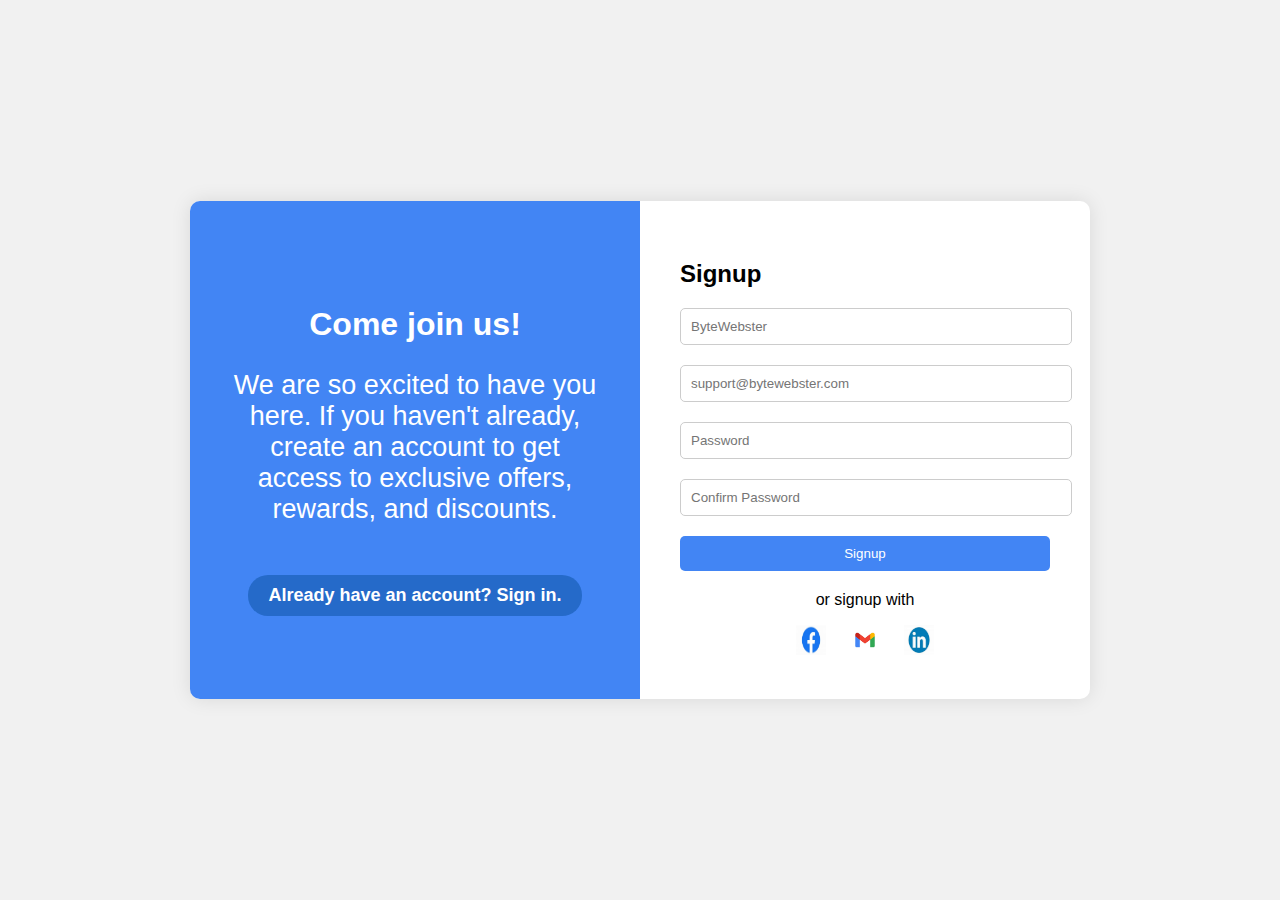
<file: index.html>
<!-- 
 <!DOCTYPE html>
<html>
<head>
  <title>Signup</title>
  <link rel="stylesheet" href="style.css">
</head>
<body>
  <div class="container">
    <div class="left-section">
      <div class="content-center">
        <h1>Come join us!</h1>
        <p>We are so excited to have you here. If you haven't already, create an account to get access to exclusive offers, rewards, and discounts.</p>
        <div class="signin-bubble">
          <a href="#" class="signin-link">Already have an account? Sign in.</a>
        </div>
      </div>
    </div>
    <div class="right-section">
      <h2>Signup</h2>
      <form>
        <input type="text" placeholder="ByteWebster" id="name">
        <input type="email" placeholder="support@bytewebster.com" id="email">
        <input type="password" placeholder="Password" id="password">
        <input type="password" placeholder="Confirm Password" id="confirm-password">
        <button type="button" class="signup-btn" onclick="signup()">Signup</button>
      </form>
      <div class="social-login">
        <p>or signup with</p>
        <div class="social-icons">
          <a href="#"><img src="flogo.jpeg" alt="Facebook"></a>
          <a href="#"><img src="maillogo.jpeg.crdownload" alt="Google"></a>
          <a href="#"><img src="linkdinlogo.jpeg" alt="LinkedIn"></a>
        </div>
      </div>
    </div>
  </div>
  <script src="script.js"></script>
</body>
</html> -->

<!DOCTYPE html>
<html>
<head>
  <title>Signup</title>
  <link rel="stylesheet" href="style.css">
</head>
<body>
  <div class="container">
    <div class="left-section">
      <div class="content-center">
        <h1>Come join us!</h1>
        <p>We are so excited to have you here. If you haven't already, create an account to get access to exclusive offers, rewards, and discounts.</p>
        <div class="signin-bubble">
          <a href="#" class="signin-link">Already have an account? Sign in.</a>
        </div>
      </div>
    </div>
    <div class="right-section">
      <h2>Signup</h2>
      <form>
        <input type="text" placeholder="ByteWebster" id="name">
        <input type="email" placeholder="support@bytewebster.com" id="email">
        <input type="password" placeholder="Password" id="password">
        <input type="password" placeholder="Confirm Password" id="confirm-password">
        <button type="button" class="signup-btn" onclick="signup()">Signup</button>
      </form>
      <div class="social-login">
        <p>or signup with</p>
        <div class="social-icons">
          <a href="#"><img src="flogo.jpeg" alt="Facebook"></a>
          <a href="#"><img src="maillogo.jpeg.crdownload" alt="Google"></a>
          <a href="#"><img src="linkdinlogo.jpeg" alt="LinkedIn"></a>
        </div>
      </div>
    </div>
  </div>
  <script src="script.js"></script>
</body>
</html>
</file>
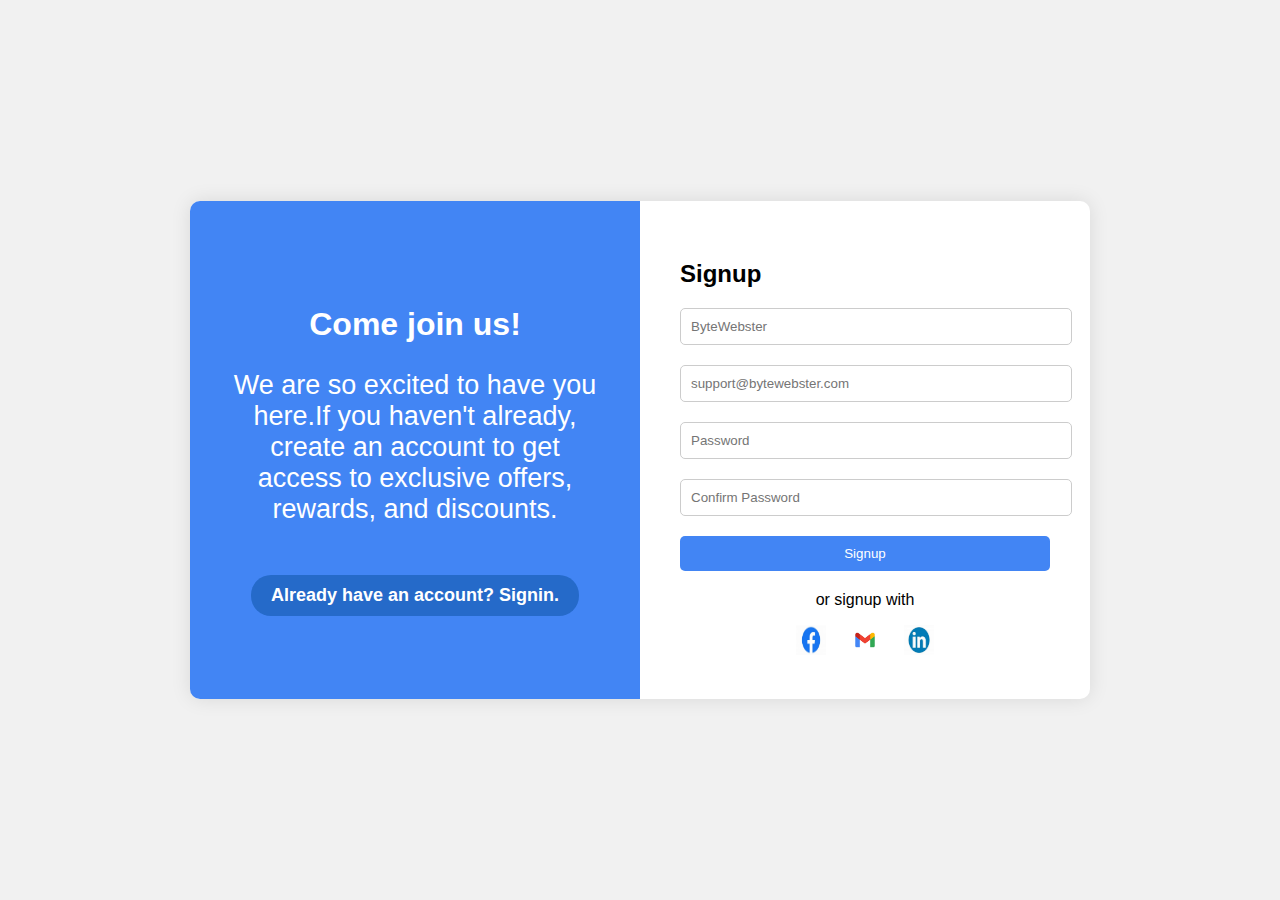
<file: signup/signup/index.html>
<!DOCTYPE html>
<html>
<head>
  <title>Signup</title>
  <link rel="stylesheet" href="style.css">
</head>
<body>
  <div class="container">
    <div class="left-section">
      <div class="content-center">
        <h1>Come join us!</h1>
        <p>We are so excited to have you here.If you haven't already, create an account to get access to exclusive offers, rewards, and discounts.</p>
        <div class="signin-bubble">
          <a href="#" class="signin-link">Already have an account? Signin.</a>
        </div>
      </div>
    </div>
    <div class="right-section">
      <h2>Signup</h2>
      <form>
        <input type="text" placeholder="ByteWebster" id="name">
        <input type="email" placeholder="support@bytewebster.com" id="email">
        <input type="password" placeholder="Password" id="password">
        <input type="password" placeholder="Confirm Password" id="confirm-password">
        <button type="button" class="signup-btn" onclick="signup()">Signup</button>
      </form>
      <div class="social-login">
        <p>or signup with</p>
        <div class="social-icons">
          <a href="#"><img src="./flogo.jpeg" alt="Facebook"></a>
          <a href="#"><img src="./maillogo.jpeg.crdownload" alt="Google"></a>
          <a href="#"><img src="./linkdinlogo.jpeg" alt="LinkedIn"></a>
        </div>
      </div>
    </div>
  </div>
  <script src="script.js"></script>
</body>
</html>
</file>
<file: style.css>
body {
    font-family: Arial, sans-serif;
    margin: 0;
    padding: 0;
    display: flex;
    justify-content: center;
    align-items: center;
    height: 100vh;
    background-color: #f1f1f1;
  }
  
  .container {
    display: flex;
    width: 80%;
    max-width: 900px;
    background-color: white;
    border-radius: 10px;
    box-shadow: 0 0 20px rgba(0, 0, 0, 0.1);
  }
  

.left-section {
    flex: 1;
    background-color: #4285F4;
    color: white;
    padding: 40px;
    border-radius: 10px 0 0 10px;
    display: flex;
    justify-content: center;
    align-items: center;
  }
  
  .content-center {
    text-align: center;
  }
  
  .content-center h1 {
    font-size: 32px;
    margin-bottom: 20px;
  }
  
  .content-center p {
    font-size: 16px;
    margin-bottom: 30px;
  }
  
  .left-section h1 {
    font-size: 32px;
    margin-bottom: 20px;
  }
  
  .left-section p {
    font-size: 27px;
    margin-bottom: 30px;
  }
  
  .signin-link {
    color: white;
    text-decoration: underline;
  }
  
  .right-section {
    flex: 1;
    padding: 40px;
  }
  
  .right-section h2 {
    font-size: 24px;
    margin-bottom: 20px;
  }
  
  input {
    width: 100%;
    padding: 10px;
    margin-bottom: 20px;
    border: 1px solid #ccc;
    border-radius: 5px;
  }
  
  .signup-btn {
    width: 100%;
    background-color: #4285F4;
    color: white;
    padding: 10px;
    border: none;
    border-radius: 5px;
    cursor: pointer;
  }
  
  .social-login {
    text-align: center;
    margin-top: 20px;
  }
  
  .social-icons a {
    margin: 0 10px;
  }
  
  .social-icons img {
    width: 30px;
    height: 30px;
  }

.signin-bubble {
    background-color: #256ac9;
    border-radius: 20px;
    padding: 10px 20px;
    display: inline-block;
    margin-top: 20px;
  }
  
  .signin-link {
    color: rgb(255, 255, 255);
    font-size: 18px;
    font-weight: bold;
    text-decoration: none;
  }
</file>
<file: signup/signup/style.css>
body {
    font-family: Arial, sans-serif;
    margin: 0;
    padding: 0;
    display: flex;
    justify-content: center;
    align-items: center;
    height: 100vh;
    background-color: #f1f1f1;
  }
  
  .container {
    display: flex;
    width: 80%;
    max-width: 900px;
    background-color: white;
    border-radius: 10px;
    box-shadow: 0 0 20px rgba(0, 0, 0, 0.1);
  }
  

.left-section {
    flex: 1;
    background-color: #4285F4;
    color: white;
    padding: 40px;
    border-radius: 10px 0 0 10px;
    display: flex;
    justify-content: center;
    align-items: center;
  }
  
  .content-center {
    text-align: center;
  }
  
  .content-center h1 {
    font-size: 32px;
    margin-bottom: 20px;
  }
  
  .content-center p {
    font-size: 16px;
    margin-bottom: 30px;
  }
  
  .left-section h1 {
    font-size: 32px;
    margin-bottom: 20px;
  }
  
  .left-section p {
    font-size: 27px;
    margin-bottom: 30px;
  }
  
  .signin-link {
    color: white;
    text-decoration: underline;
  }
  
  .right-section {
    flex: 1;
    padding: 40px;
  }
  
  .right-section h2 {
    font-size: 24px;
    margin-bottom: 20px;
  }
  
  input {
    width: 100%;
    padding: 10px;
    margin-bottom: 20px;
    border: 1px solid #ccc;
    border-radius: 5px;
  }
  
  .signup-btn {
    width: 100%;
    background-color: #4285F4;
    color: white;
    padding: 10px;
    border: none;
    border-radius: 5px;
    cursor: pointer;
  }
  
  .social-login {
    text-align: center;
    margin-top: 20px;
  }
  
  .social-icons a {
    margin: 0 10px;
  }
  
  .social-icons img {
    width: 30px;
    height: 30px;
  }

.signin-bubble {
    background-color: #256ac9;
    border-radius: 20px;
    padding: 10px 20px;
    display: inline-block;
    margin-top: 20px;
  }
  
  .signin-link {
    color: rgb(255, 255, 255);
    font-size: 18px;
    font-weight: bold;
    text-decoration: none;
  }
</file>
